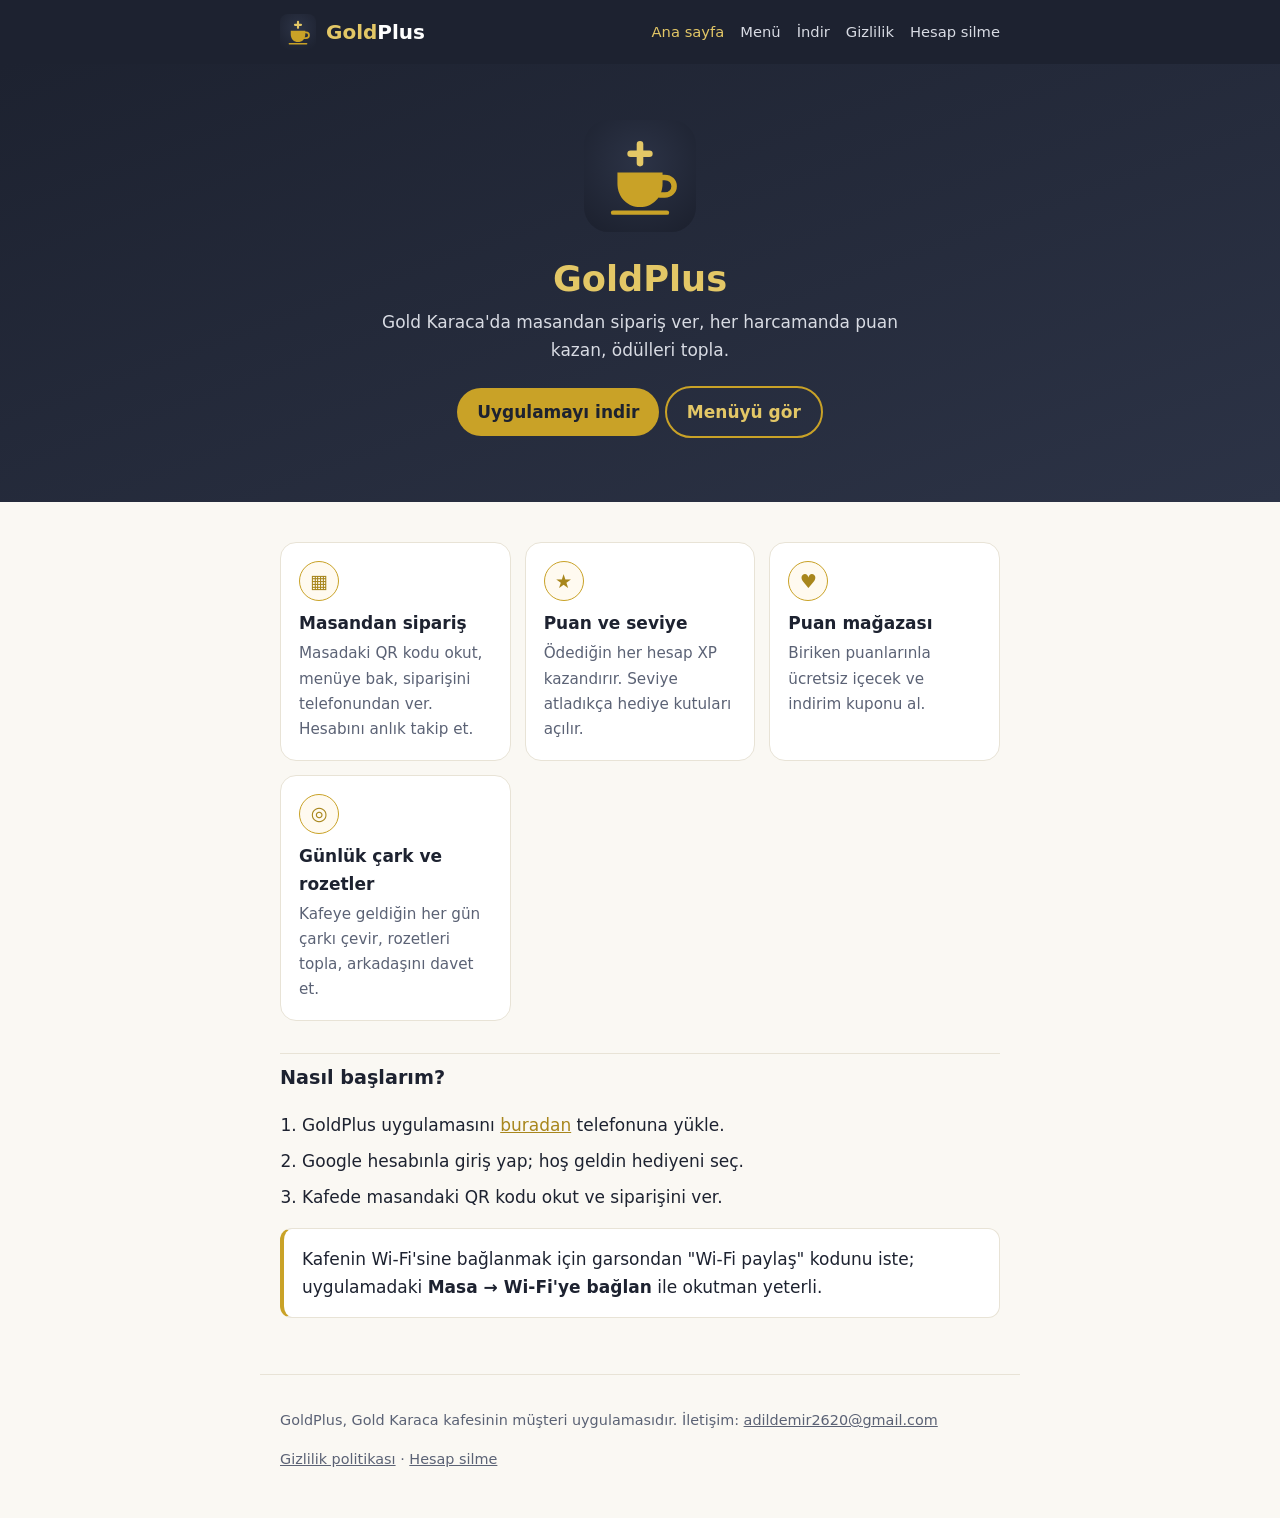
<file: index.html>
<!doctype html>
<html lang="tr">
<head>
    <meta charset="utf-8">
    <meta name="viewport" content="width=device-width, initial-scale=1">
    <title>GoldPlus · Gold Karaca</title>
    <meta name="description" content="Gold Karaca müşteri uygulaması: masadan sipariş, puan, ödüller.">
    <link rel="icon" href="logo.svg" type="image/svg+xml">
    <link rel="stylesheet" href="style.css">
</head>
<body>
    <header class="top">
        <div class="top-inner">
            <a class="brand" href="index.html"><img src="logo.svg" alt=""><span class="brand-text">Gold<b>Plus</b></span></a>
            <nav><a href="index.html" aria-current="page">Ana sayfa</a><a href="menu.html">Menü</a><a href="indir.html">İndir</a><a href="gizlilik.html">Gizlilik</a><a href="hesap-silme.html">Hesap silme</a></nav>
        </div>
    </header>
    <section class="hero">
        <img src="logo.svg" alt="GoldPlus logosu">
        <h1>GoldPlus</h1>
        <p>Gold Karaca'da masandan sipariş ver, her harcamanda puan kazan, ödülleri topla.</p>
        <p style="margin-top:22px"><a class="button" href="indir.html">Uygulamayı indir</a> <a class="button is-ghost" href="menu.html">Menüyü gör</a></p>
    </section>

    <main>
        <div class="features">
            <div class="feature">
                <span class="icon">▦</span>
                <strong>Masandan sipariş</strong>
                <p>Masadaki QR kodu okut, menüye bak, siparişini telefonundan ver. Hesabını anlık takip et.</p>
            </div>
            <div class="feature">
                <span class="icon">★</span>
                <strong>Puan ve seviye</strong>
                <p>Ödediğin her hesap XP kazandırır. Seviye atladıkça hediye kutuları açılır.</p>
            </div>
            <div class="feature">
                <span class="icon">♥</span>
                <strong>Puan mağazası</strong>
                <p>Biriken puanlarınla ücretsiz içecek ve indirim kuponu al.</p>
            </div>
            <div class="feature">
                <span class="icon">◎</span>
                <strong>Günlük çark ve rozetler</strong>
                <p>Kafeye geldiğin her gün çarkı çevir, rozetleri topla, arkadaşını davet et.</p>
            </div>
        </div>

        <h2>Nasıl başlarım?</h2>
        <ol class="steps">
            <li>GoldPlus uygulamasını <a href="indir.html">buradan</a> telefonuna yükle.</li>
            <li>Google hesabınla giriş yap; hoş geldin hediyeni seç.</li>
            <li>Kafede masandaki QR kodu okut ve siparişini ver.</li>
        </ol>

        <div class="box">
            Kafenin Wi-Fi'sine bağlanmak için garsondan "Wi-Fi paylaş" kodunu iste; uygulamadaki
            <strong>Masa → Wi-Fi'ye bağlan</strong> ile okutman yeterli.
        </div>

    </main>

    <footer>
        <p>GoldPlus, Gold Karaca kafesinin müşteri uygulamasıdır. İletişim: <a href="mailto:adildemir2620@gmail.com">adildemir2620@gmail.com</a></p>
        <p><a href="gizlilik.html">Gizlilik politikası</a> · <a href="hesap-silme.html">Hesap silme</a></p>
    </footer>
</body>
</html>
</file>
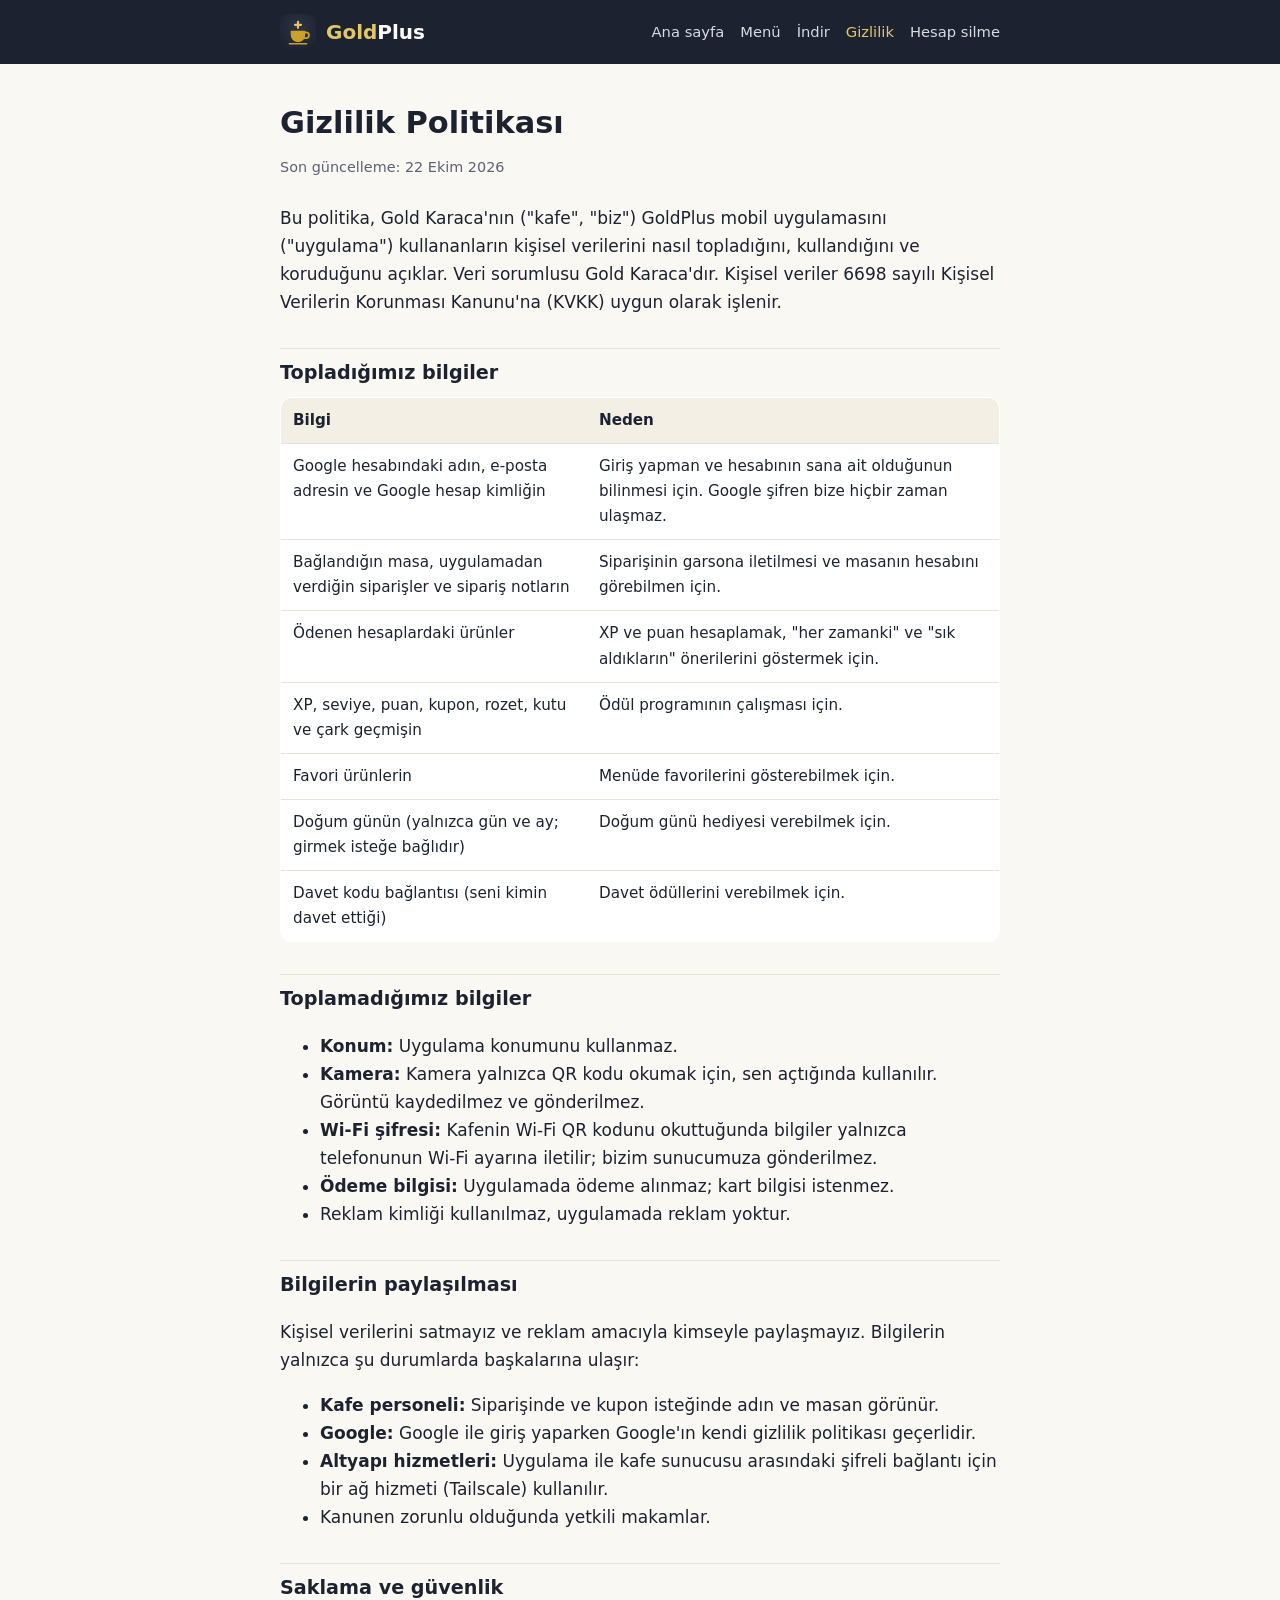
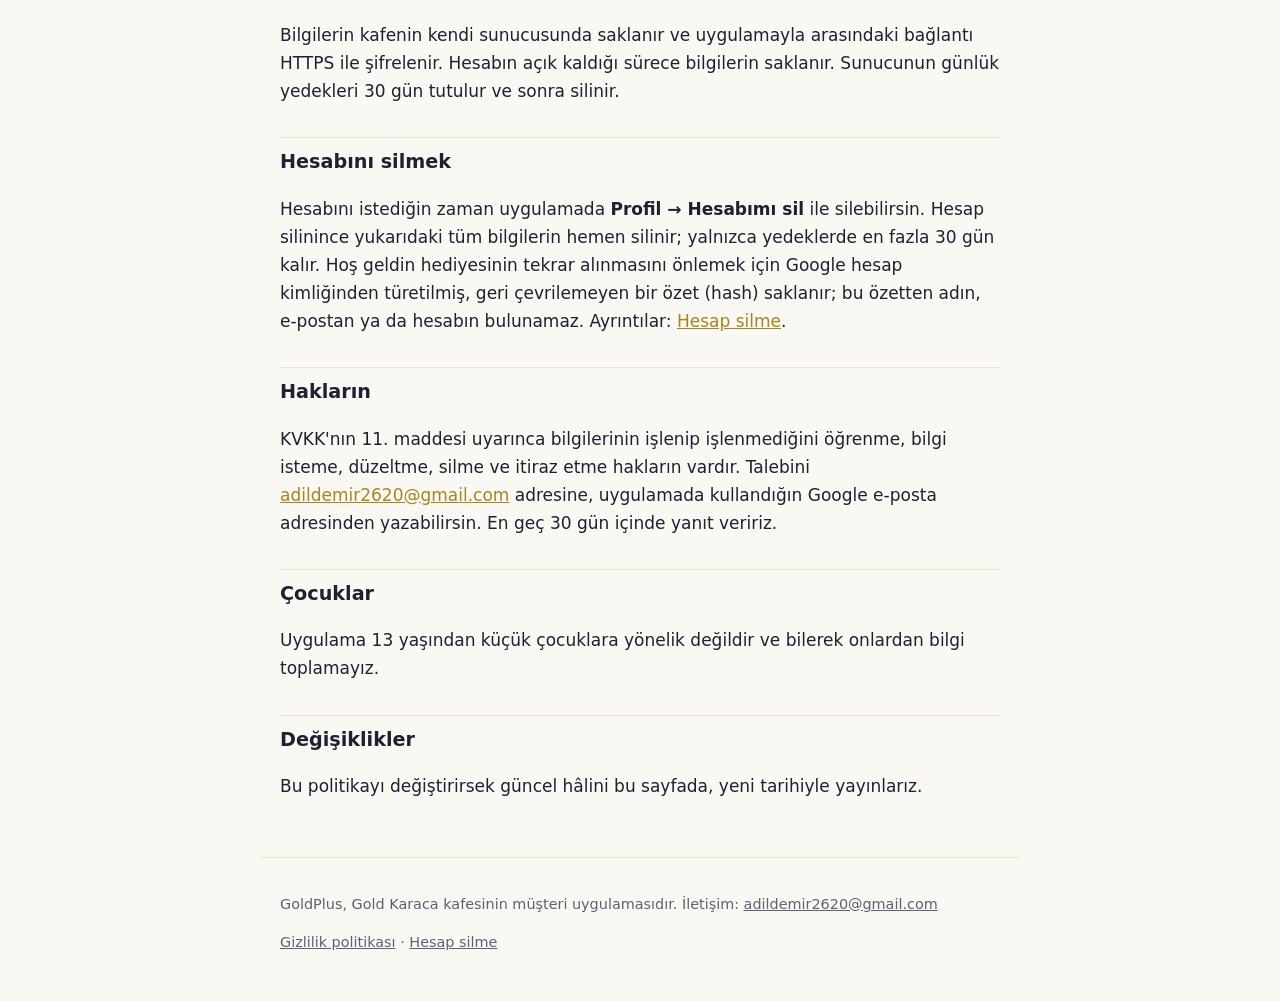
<file: gizlilik.html>
<!doctype html>
<html lang="tr">
<head>
    <meta charset="utf-8">
    <meta name="viewport" content="width=device-width, initial-scale=1">
    <title>Gizlilik Politikası · GoldPlus</title>
    <meta name="description" content="GoldPlus uygulamasının gizlilik politikası.">
    <link rel="icon" href="logo.svg" type="image/svg+xml">
    <link rel="stylesheet" href="style.css">
</head>
<body>
    <header class="top">
        <div class="top-inner">
            <a class="brand" href="index.html"><img src="logo.svg" alt=""><span class="brand-text">Gold<b>Plus</b></span></a>
            <nav><a href="index.html">Ana sayfa</a><a href="menu.html">Menü</a><a href="indir.html">İndir</a><a href="gizlilik.html" aria-current="page">Gizlilik</a><a href="hesap-silme.html">Hesap silme</a></nav>
        </div>
    </header>

    <main>
        <h1>Gizlilik Politikası</h1>
        <p class="updated">Son güncelleme: 22 Ekim 2026</p>

        <p>
            Bu politika, Gold Karaca'nın ("kafe", "biz") GoldPlus mobil uygulamasını ("uygulama") kullananların
            kişisel verilerini nasıl topladığını, kullandığını ve koruduğunu açıklar. Veri sorumlusu Gold Karaca'dır.
            Kişisel veriler 6698 sayılı Kişisel Verilerin Korunması Kanunu'na (KVKK) uygun olarak işlenir.
        </p>

        <h2>Topladığımız bilgiler</h2>
        <div class="table-wrap">
        <table>
            <tr><th>Bilgi</th><th>Neden</th></tr>
            <tr><td>Google hesabındaki adın, e-posta adresin ve Google hesap kimliğin</td><td>Giriş yapman ve hesabının sana ait olduğunun bilinmesi için. Google şifren bize hiçbir zaman ulaşmaz.</td></tr>
            <tr><td>Bağlandığın masa, uygulamadan verdiğin siparişler ve sipariş notların</td><td>Siparişinin garsona iletilmesi ve masanın hesabını görebilmen için.</td></tr>
            <tr><td>Ödenen hesaplardaki ürünler</td><td>XP ve puan hesaplamak, "her zamanki" ve "sık aldıkların" önerilerini göstermek için.</td></tr>
            <tr><td>XP, seviye, puan, kupon, rozet, kutu ve çark geçmişin</td><td>Ödül programının çalışması için.</td></tr>
            <tr><td>Favori ürünlerin</td><td>Menüde favorilerini gösterebilmek için.</td></tr>
            <tr><td>Doğum günün (yalnızca gün ve ay; girmek isteğe bağlıdır)</td><td>Doğum günü hediyesi verebilmek için.</td></tr>
            <tr><td>Davet kodu bağlantısı (seni kimin davet ettiği)</td><td>Davet ödüllerini verebilmek için.</td></tr>
        </table>
        </div>

        <h2>Toplamadığımız bilgiler</h2>
        <ul>
            <li><strong>Konum:</strong> Uygulama konumunu kullanmaz.</li>
            <li><strong>Kamera:</strong> Kamera yalnızca QR kodu okumak için, sen açtığında kullanılır. Görüntü kaydedilmez ve gönderilmez.</li>
            <li><strong>Wi-Fi şifresi:</strong> Kafenin Wi-Fi QR kodunu okuttuğunda bilgiler yalnızca telefonunun Wi-Fi ayarına iletilir; bizim sunucumuza gönderilmez.</li>
            <li><strong>Ödeme bilgisi:</strong> Uygulamada ödeme alınmaz; kart bilgisi istenmez.</li>
            <li>Reklam kimliği kullanılmaz, uygulamada reklam yoktur.</li>
        </ul>

        <h2>Bilgilerin paylaşılması</h2>
        <p>
            Kişisel verilerini satmayız ve reklam amacıyla kimseyle paylaşmayız. Bilgilerin yalnızca şu durumlarda başkalarına ulaşır:
        </p>
        <ul>
            <li><strong>Kafe personeli:</strong> Siparişinde ve kupon isteğinde adın ve masan görünür.</li>
            <li><strong>Google:</strong> Google ile giriş yaparken Google'ın kendi gizlilik politikası geçerlidir.</li>
            <li><strong>Altyapı hizmetleri:</strong> Uygulama ile kafe sunucusu arasındaki şifreli bağlantı için bir ağ hizmeti (Tailscale) kullanılır.</li>
            <li>Kanunen zorunlu olduğunda yetkili makamlar.</li>
        </ul>

        <h2>Saklama ve güvenlik</h2>
        <p>
            Bilgilerin kafenin kendi sunucusunda saklanır ve uygulamayla arasındaki bağlantı HTTPS ile şifrelenir.
            Hesabın açık kaldığı sürece bilgilerin saklanır. Sunucunun günlük yedekleri 30 gün tutulur ve sonra silinir.
        </p>

        <h2>Hesabını silmek</h2>
        <p>
            Hesabını istediğin zaman uygulamada <strong>Profil → Hesabımı sil</strong> ile silebilirsin. Hesap silinince
            yukarıdaki tüm bilgilerin hemen silinir; yalnızca yedeklerde en fazla 30 gün kalır. Hoş geldin hediyesinin
            tekrar alınmasını önlemek için Google hesap kimliğinden türetilmiş, geri çevrilemeyen bir özet (hash) saklanır;
            bu özetten adın, e-postan ya da hesabın bulunamaz. Ayrıntılar: <a href="hesap-silme.html">Hesap silme</a>.
        </p>

        <h2>Hakların</h2>
        <p>
            KVKK'nın 11. maddesi uyarınca bilgilerinin işlenip işlenmediğini öğrenme, bilgi isteme, düzeltme, silme ve
            itiraz etme hakların vardır. Talebini <a href="mailto:adildemir2620@gmail.com">adildemir2620@gmail.com</a> adresine, uygulamada kullandığın
            Google e-posta adresinden yazabilirsin. En geç 30 gün içinde yanıt veririz.
        </p>

        <h2>Çocuklar</h2>
        <p>Uygulama 13 yaşından küçük çocuklara yönelik değildir ve bilerek onlardan bilgi toplamayız.</p>

        <h2>Değişiklikler</h2>
        <p>Bu politikayı değiştirirsek güncel hâlini bu sayfada, yeni tarihiyle yayınlarız.</p>

    </main>

    <footer>
        <p>GoldPlus, Gold Karaca kafesinin müşteri uygulamasıdır. İletişim: <a href="mailto:adildemir2620@gmail.com">adildemir2620@gmail.com</a></p>
        <p><a href="gizlilik.html">Gizlilik politikası</a> · <a href="hesap-silme.html">Hesap silme</a></p>
    </footer>
</body>
</html>
</file>
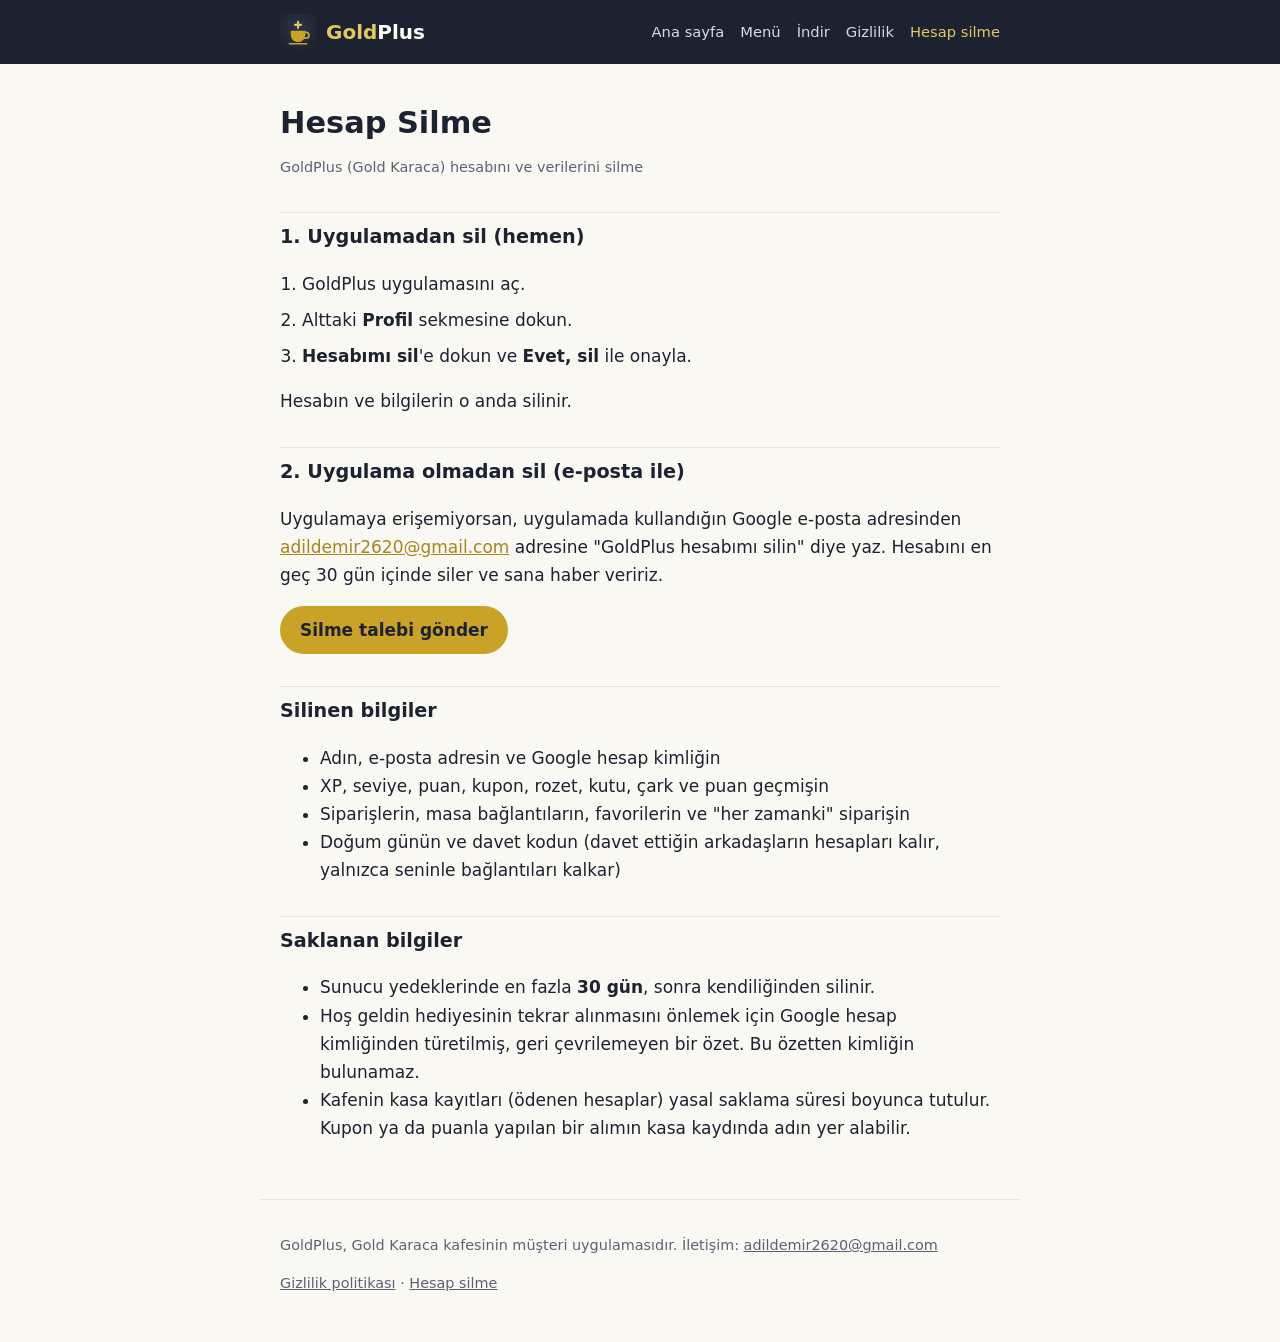
<file: hesap-silme.html>
<!doctype html>
<html lang="tr">
<head>
    <meta charset="utf-8">
    <meta name="viewport" content="width=device-width, initial-scale=1">
    <title>Hesap Silme · GoldPlus</title>
    <meta name="description" content="GoldPlus hesabını ve verilerini silme.">
    <link rel="icon" href="logo.svg" type="image/svg+xml">
    <link rel="stylesheet" href="style.css">
</head>
<body>
    <header class="top">
        <div class="top-inner">
            <a class="brand" href="index.html"><img src="logo.svg" alt=""><span class="brand-text">Gold<b>Plus</b></span></a>
            <nav><a href="index.html">Ana sayfa</a><a href="menu.html">Menü</a><a href="indir.html">İndir</a><a href="gizlilik.html">Gizlilik</a><a href="hesap-silme.html" aria-current="page">Hesap silme</a></nav>
        </div>
    </header>

    <main>
        <h1>Hesap Silme</h1>
        <p class="updated">GoldPlus (Gold Karaca) hesabını ve verilerini silme</p>

        <h2>1. Uygulamadan sil (hemen)</h2>
        <ol class="steps">
            <li>GoldPlus uygulamasını aç.</li>
            <li>Alttaki <strong>Profil</strong> sekmesine dokun.</li>
            <li><strong>Hesabımı sil</strong>'e dokun ve <strong>Evet, sil</strong> ile onayla.</li>
        </ol>
        <p>Hesabın ve bilgilerin o anda silinir.</p>

        <h2>2. Uygulama olmadan sil (e-posta ile)</h2>
        <p>
            Uygulamaya erişemiyorsan, uygulamada kullandığın Google e-posta adresinden
            <a href="mailto:adildemir2620@gmail.com?subject=GoldPlus%20hesap%20silme">adildemir2620@gmail.com</a> adresine
            "GoldPlus hesabımı silin" diye yaz. Hesabını en geç 30 gün içinde siler ve sana haber veririz.
        </p>
        <p><a class="button" href="mailto:adildemir2620@gmail.com?subject=GoldPlus%20hesap%20silme">Silme talebi gönder</a></p>

        <h2>Silinen bilgiler</h2>
        <ul>
            <li>Adın, e-posta adresin ve Google hesap kimliğin</li>
            <li>XP, seviye, puan, kupon, rozet, kutu, çark ve puan geçmişin</li>
            <li>Siparişlerin, masa bağlantıların, favorilerin ve "her zamanki" siparişin</li>
            <li>Doğum günün ve davet kodun (davet ettiğin arkadaşların hesapları kalır, yalnızca seninle bağlantıları kalkar)</li>
        </ul>

        <h2>Saklanan bilgiler</h2>
        <ul>
            <li>Sunucu yedeklerinde en fazla <strong>30 gün</strong>, sonra kendiliğinden silinir.</li>
            <li>Hoş geldin hediyesinin tekrar alınmasını önlemek için Google hesap kimliğinden türetilmiş, geri çevrilemeyen bir özet. Bu özetten kimliğin bulunamaz.</li>
            <li>Kafenin kasa kayıtları (ödenen hesaplar) yasal saklama süresi boyunca tutulur. Kupon ya da puanla yapılan bir alımın kasa kaydında adın yer alabilir.</li>
        </ul>

    </main>

    <footer>
        <p>GoldPlus, Gold Karaca kafesinin müşteri uygulamasıdır. İletişim: <a href="mailto:adildemir2620@gmail.com">adildemir2620@gmail.com</a></p>
        <p><a href="gizlilik.html">Gizlilik politikası</a> · <a href="hesap-silme.html">Hesap silme</a></p>
    </footer>
</body>
</html>
</file>
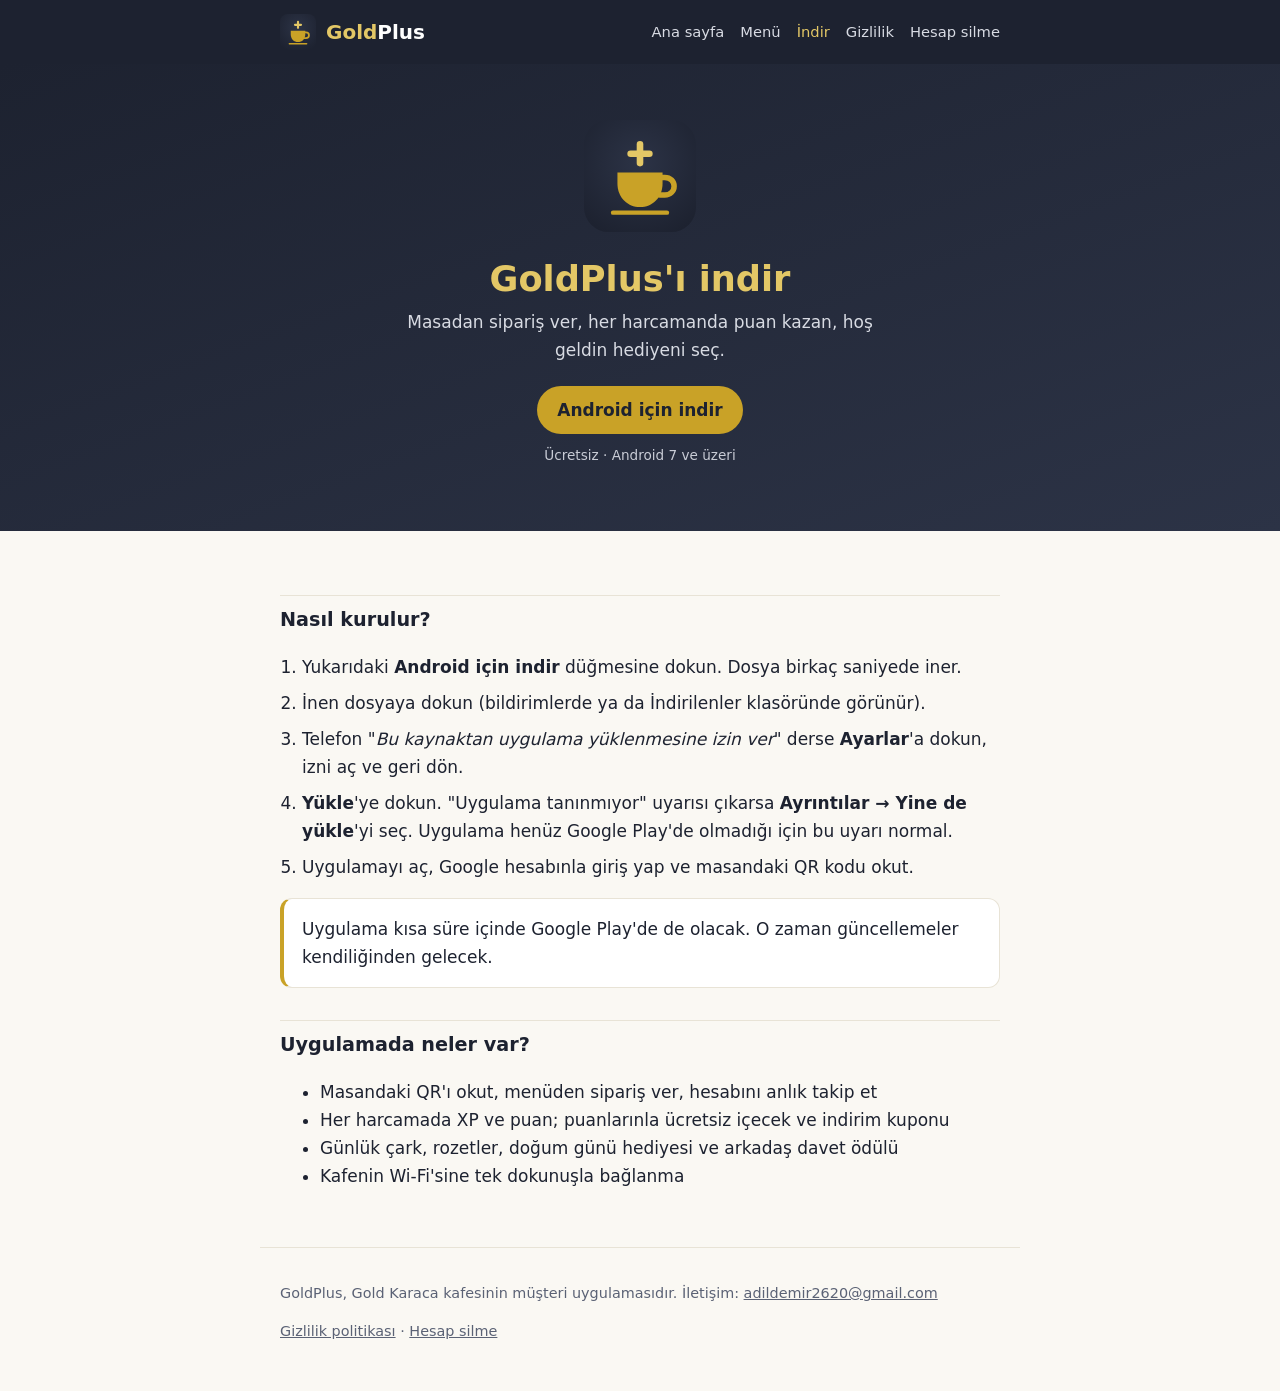
<file: indir.html>
<!doctype html>
<html lang="tr">
<head>
    <meta charset="utf-8">
    <meta name="viewport" content="width=device-width, initial-scale=1">
    <title>Uygulamayı İndir · GoldPlus</title>
    <meta name="description" content="GoldPlus müşteri uygulamasını Android telefonuna indir.">
    <link rel="icon" href="logo.svg" type="image/svg+xml">
    <link rel="stylesheet" href="style.css">
</head>
<body>
    <header class="top">
        <div class="top-inner">
            <a class="brand" href="index.html"><img src="logo.svg" alt=""><span class="brand-text">Gold<b>Plus</b></span></a>
            <nav><a href="index.html">Ana sayfa</a><a href="menu.html">Menü</a><a href="indir.html" aria-current="page">İndir</a><a href="gizlilik.html">Gizlilik</a><a href="hesap-silme.html">Hesap silme</a></nav>
        </div>
    </header>

    <section class="hero">
        <img src="logo.svg" alt="GoldPlus logosu">
        <h1>GoldPlus'ı indir</h1>
        <p>Masadan sipariş ver, her harcamanda puan kazan, hoş geldin hediyeni seç.</p>
        <p style="margin-top:22px"><a class="button" id="download" href="https://github.com/Emre2026/goldplus/releases/latest/download/GoldPlus-Musteri.apk">Android için indir</a></p>
        <p class="small" style="margin-top:10px">Ücretsiz · Android 7 ve üzeri</p>
    </section>

    <main>
        <div class="box" id="iphone" hidden>
            <strong>iPhone kullanıyorsan:</strong> GoldPlus şimdilik sadece Android'de var.
            Menüye ve kampanyalara <a href="menu.html">web menüsünden</a> bakabilir, siparişini garsona verebilirsin.
        </div>

        <h2>Nasıl kurulur?</h2>
        <ol class="steps">
            <li>Yukarıdaki <strong>Android için indir</strong> düğmesine dokun. Dosya birkaç saniyede iner.</li>
            <li>İnen dosyaya dokun (bildirimlerde ya da İndirilenler klasöründe görünür).</li>
            <li>Telefon "<em>Bu kaynaktan uygulama yüklenmesine izin ver</em>" derse <strong>Ayarlar</strong>'a dokun, izni aç ve geri dön.</li>
            <li><strong>Yükle</strong>'ye dokun. "Uygulama tanınmıyor" uyarısı çıkarsa <strong>Ayrıntılar → Yine de yükle</strong>'yi seç.
                Uygulama henüz Google Play'de olmadığı için bu uyarı normal.</li>
            <li>Uygulamayı aç, Google hesabınla giriş yap ve masandaki QR kodu okut.</li>
        </ol>

        <div class="box">
            Uygulama kısa süre içinde Google Play'de de olacak. O zaman güncellemeler kendiliğinden gelecek.
        </div>

        <h2>Uygulamada neler var?</h2>
        <ul>
            <li>Masandaki QR'ı okut, menüden sipariş ver, hesabını anlık takip et</li>
            <li>Her harcamada XP ve puan; puanlarınla ücretsiz içecek ve indirim kuponu</li>
            <li>Günlük çark, rozetler, doğum günü hediyesi ve arkadaş davet ödülü</li>
            <li>Kafenin Wi-Fi'sine tek dokunuşla bağlanma</li>
        </ul>
    </main>

    <footer>
        <p>GoldPlus, Gold Karaca kafesinin müşteri uygulamasıdır. İletişim: <a href="mailto:adildemir2620@gmail.com">adildemir2620@gmail.com</a></p>
        <p><a href="gizlilik.html">Gizlilik politikası</a> · <a href="hesap-silme.html">Hesap silme</a></p>
    </footer>

    <script>
        // iPhone and iPad cannot install the Android app; they are pointed to the web menu instead
        if (/iPhone|iPad|iPod/i.test(navigator.userAgent)) {
            document.getElementById("iphone").hidden = false;
            var link = document.getElementById("download");
            link.textContent = "Web menüsüne git";
            link.href = "menu.html";
        }
    </script>
</body>
</html>
</file>
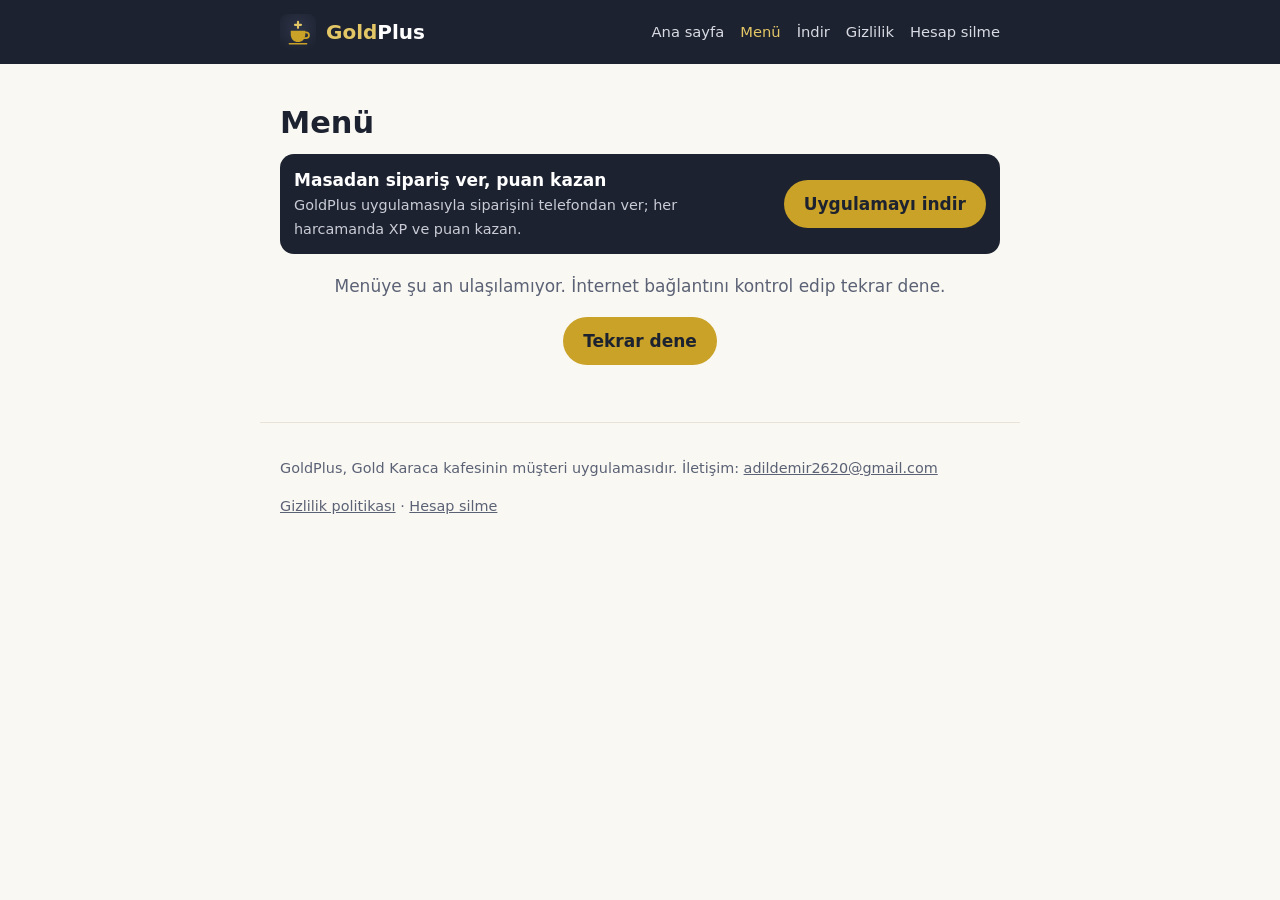
<file: menu.html>
<!doctype html>
<html lang="tr">
<head>
    <meta charset="utf-8">
    <meta name="viewport" content="width=device-width, initial-scale=1">
    <title>Menü · GoldPlus</title>
    <meta name="description" content="Gold Karaca menüsü: güncel fiyatlar ve kampanyalar.">
    <link rel="icon" href="logo.svg" type="image/svg+xml">
    <link rel="stylesheet" href="style.css">
</head>
<body>
    <header class="top">
        <div class="top-inner">
            <a class="brand" href="index.html"><img src="logo.svg" alt=""><span class="brand-text">Gold<b>Plus</b></span></a>
            <nav><a href="index.html">Ana sayfa</a><a href="menu.html" aria-current="page">Menü</a><a href="indir.html">İndir</a><a href="gizlilik.html">Gizlilik</a><a href="hesap-silme.html">Hesap silme</a></nav>
        </div>
    </header>

    <main class="menu-page">
        <h1>Menü</h1>
        <div class="notice is-table" id="table-hint" hidden></div>

        <div class="app-cta">
            <div>
                <strong>Masadan sipariş ver, puan kazan</strong>
                <div class="muted">GoldPlus uygulamasıyla siparişini telefondan ver; her harcamanda XP ve puan kazan.</div>
            </div>
            <a class="button" id="store-link">Uygulamayı indir</a>
        </div>

        <div id="status"></div>

        <div id="menu" hidden>
            <div id="notices"></div>
            <div class="menu-tools">
                <input id="search" type="search" placeholder="Menüde ara (ör. latte)" autocomplete="off">
                <div class="chips" id="chips"></div>
            </div>
            <div id="items"></div>
            <p class="muted small center">Fiyatlar anlık olarak kafeden gelir. Alerjen bilgisi için garsona danışabilirsin.</p>
        </div>
    </main>

    <footer>
        <p>GoldPlus, Gold Karaca kafesinin müşteri uygulamasıdır. İletişim: <a href="mailto:adildemir2620@gmail.com">adildemir2620@gmail.com</a></p>
        <p><a href="gizlilik.html">Gizlilik politikası</a> · <a href="hesap-silme.html">Hesap silme</a></p>
    </footer>

    <script src="config.js"></script>
    <script src="menu.js"></script>
</body>
</html>
</file>
<file: style.css>
:root {
    --ink: #1d2230;
    --ink-2: #2c3346;
    --ink-soft: #5b6275;
    --gold: #c9a227;
    --gold-light: #e3c766;
    --gold-dark: #a8861c;
    --paper: #faf8f3;
    --card: #ffffff;
    --line: #e8e3d6;
}

* { box-sizing: border-box; }

html { -webkit-text-size-adjust: 100%; }

body {
    margin: 0;
    font-family: system-ui, -apple-system, "Segoe UI", Roboto, "Helvetica Neue", Arial, sans-serif;
    font-size: 17px;
    line-height: 1.65;
    color: var(--ink);
    background: var(--paper);
}

a { color: var(--gold-dark); }

.top {
    background: var(--ink);
    color: #fff;
}

.top-inner, main, footer {
    max-width: 760px;
    margin: 0 auto;
    padding: 0 20px;
}

.top-inner {
    display: flex;
    align-items: center;
    justify-content: space-between;
    gap: 12px;
    min-height: 64px;
}

.brand {
    display: flex;
    align-items: center;
    gap: 10px;
    color: var(--gold-light);
    font-weight: 800;
    font-size: 1.25rem;
    text-decoration: none;
}

    .brand b { color: #fff; font-weight: 800; }

    .brand img { width: 36px; height: 36px; }

nav { display: flex; gap: 16px; flex-wrap: wrap; }

    nav a {
        color: #d8dbe3;
        text-decoration: none;
        font-size: 0.92rem;
    }

        nav a:hover, nav a[aria-current="page"] { color: var(--gold-light); }

.hero {
    background: linear-gradient(160deg, var(--ink) 0%, var(--ink-2) 100%);
    color: #fff;
    text-align: center;
    padding: 56px 20px 64px;
}

    .hero img { width: 112px; height: 112px; }

    .hero h1 {
        margin: 18px 0 8px;
        font-size: 2.2rem;
        line-height: 1.2;
        color: var(--gold-light);
    }

    .hero p {
        max-width: 520px;
        margin: 0 auto;
        color: #d8dbe3;
    }

main { padding-top: 32px; padding-bottom: 40px; }

h1 { font-size: 1.9rem; line-height: 1.25; margin: 8px 0 4px; }

h2 {
    font-size: 1.2rem;
    margin: 32px 0 8px;
    padding-top: 8px;
    border-top: 1px solid var(--line);
}

.updated { color: var(--ink-soft); font-size: 0.9rem; margin-bottom: 24px; }

.features {
    display: grid;
    grid-template-columns: repeat(auto-fit, minmax(210px, 1fr));
    gap: 14px;
    margin: 8px 0 24px;
}

.feature {
    background: var(--card);
    border: 1px solid var(--line);
    border-radius: 16px;
    padding: 18px;
}

    .feature strong { display: block; margin-bottom: 4px; }

    .feature p { margin: 0; color: var(--ink-soft); font-size: 0.95rem; }

.icon {
    display: inline-flex;
    width: 40px;
    height: 40px;
    align-items: center;
    justify-content: center;
    border-radius: 50%;
    background: #fffaf0;
    border: 1px solid var(--gold);
    color: var(--gold-dark);
    font-size: 1.2rem;
    margin-bottom: 8px;
}

.box {
    background: var(--card);
    border: 1px solid var(--line);
    border-left: 4px solid var(--gold);
    border-radius: 12px;
    padding: 16px 18px;
    margin: 16px 0;
}

ol.steps { padding-left: 1.3em; }

    ol.steps li { margin-bottom: 8px; }

table {
    width: 100%;
    border-collapse: collapse;
    background: var(--card);
    border: 1px solid var(--line);
    border-radius: 12px;
    overflow: hidden;
    font-size: 0.95rem;
}

th, td {
    text-align: left;
    vertical-align: top;
    padding: 10px 12px;
    border-bottom: 1px solid var(--line);
}

th { background: #f3efe4; }

tr:last-child td { border-bottom: 0; }

.table-wrap { overflow-x: auto; }

.button {
    display: inline-block;
    background: var(--gold);
    color: var(--ink);
    font-weight: 700;
    text-decoration: none;
    padding: 10px 20px;
    border-radius: 999px;
}

footer {
    padding-top: 20px;
    padding-bottom: 32px;
    border-top: 1px solid var(--line);
    color: var(--ink-soft);
    font-size: 0.9rem;
}

    footer a { color: var(--ink-soft); }

@media (max-width: 520px) {
    body { font-size: 16px; }
    .hero h1 { font-size: 1.8rem; }
    .top-inner { flex-wrap: wrap; padding-top: 10px; padding-bottom: 10px; }
    nav { width: 100%; gap: 18px; }
}

/* Web menu */
.muted { color: var(--ink-soft); }
.small { font-size: 0.88rem; }
.center { text-align: center; }

.menu-page h1 { margin-bottom: 12px; }

.notice, .deal, .app-cta {
    background: var(--card);
    border: 1px solid var(--line);
    border-radius: 14px;
    padding: 12px 14px;
    margin-bottom: 10px;
}

.notice { border-left: 4px solid var(--gold); }

.notice.is-table { background: #fffaf0; }

.deal { display: flex; align-items: center; gap: 12px; }

    .deal.is-active { border-color: var(--gold); background: #fffaf0; }

.deal-percent {
    flex-shrink: 0;
    min-width: 54px;
    text-align: center;
    font-weight: 800;
    color: var(--ink);
    background: var(--gold-light);
    border-radius: 10px;
    padding: 6px 8px;
}

.deal .muted { font-size: 0.88rem; }

.app-cta {
    display: flex;
    align-items: center;
    justify-content: space-between;
    gap: 12px;
    background: var(--ink);
    color: #fff;
    border: 0;
    margin-bottom: 18px;
}

    .app-cta .muted { color: #c9ccd6; font-size: 0.9rem; }

    .app-cta .button { flex-shrink: 0; }

    .app-cta .button.is-soon { background: transparent; color: var(--gold-light); border: 1px solid var(--gold); cursor: default; font-weight: 600; font-size: 0.85rem; }

.menu-tools {
    position: sticky;
    top: 0;
    z-index: 5;
    background: var(--paper);
    padding: 10px 0 6px;
}

#search {
    width: 100%;
    font: inherit;
    padding: 10px 14px;
    border: 1px solid var(--line);
    border-radius: 999px;
    background: #fff;
}

    #search:focus { outline: 2px solid var(--gold); border-color: var(--gold); }

.chips {
    display: flex;
    gap: 8px;
    overflow-x: auto;
    padding: 10px 0 4px;
    scrollbar-width: none;
}

    .chips::-webkit-scrollbar { display: none; }

.chip {
    flex-shrink: 0;
    font: inherit;
    font-size: 0.9rem;
    padding: 6px 14px;
    border-radius: 999px;
    border: 1px solid var(--line);
    background: #fff;
    color: var(--ink);
    cursor: pointer;
}

    .chip.is-on { background: var(--ink); color: var(--gold-light); border-color: var(--ink); }

h2.category {
    border-top: 0;
    margin: 22px 0 8px;
    padding-top: 0;
    font-size: 0.82rem;
    text-transform: uppercase;
    letter-spacing: 0.08em;
    color: var(--ink-soft);
}

.list {
    background: var(--card);
    border: 1px solid var(--line);
    border-radius: 14px;
    overflow: hidden;
}

.item {
    display: flex;
    justify-content: space-between;
    align-items: flex-start;
    gap: 12px;
    padding: 12px 14px;
    border-bottom: 1px solid var(--line);
}

    .item:last-child { border-bottom: 0; }

    .item.is-out { opacity: 0.55; }

.item-name { font-weight: 600; }

.item-extras { margin-top: 4px; display: flex; flex-wrap: wrap; gap: 6px; align-items: center; }

.item-price { text-align: right; white-space: nowrap; font-weight: 700; }

    .item-price s { display: block; font-size: 0.8rem; font-weight: 400; color: var(--ink-soft); }

    .item-price .sale { color: #b3261e; }

.tag {
    display: inline-block;
    font-size: 0.75rem;
    font-weight: 700;
    padding: 1px 8px;
    border-radius: 999px;
    background: #fffaf0;
    border: 1px solid var(--gold);
    color: var(--gold-dark);
}

    .tag.is-sale { background: #fdecea; border-color: #f2b8b5; color: #b3261e; }

    .tag.is-out { background: #eee; border-color: #ddd; color: #666; }

.allergens { font-size: 0.78rem; color: var(--ink-soft); }

button.button { border: 0; font: inherit; font-weight: 700; cursor: pointer; }

@media (max-width: 520px) {
    .app-cta { flex-direction: column; align-items: stretch; text-align: left; }
    .app-cta .button { text-align: center; }
}

.button.is-ghost {
    background: transparent;
    color: var(--gold-light);
    border: 2px solid var(--gold);
}

.hero .small { color: #c9ccd6; font-size: 0.85rem; }
</file>
